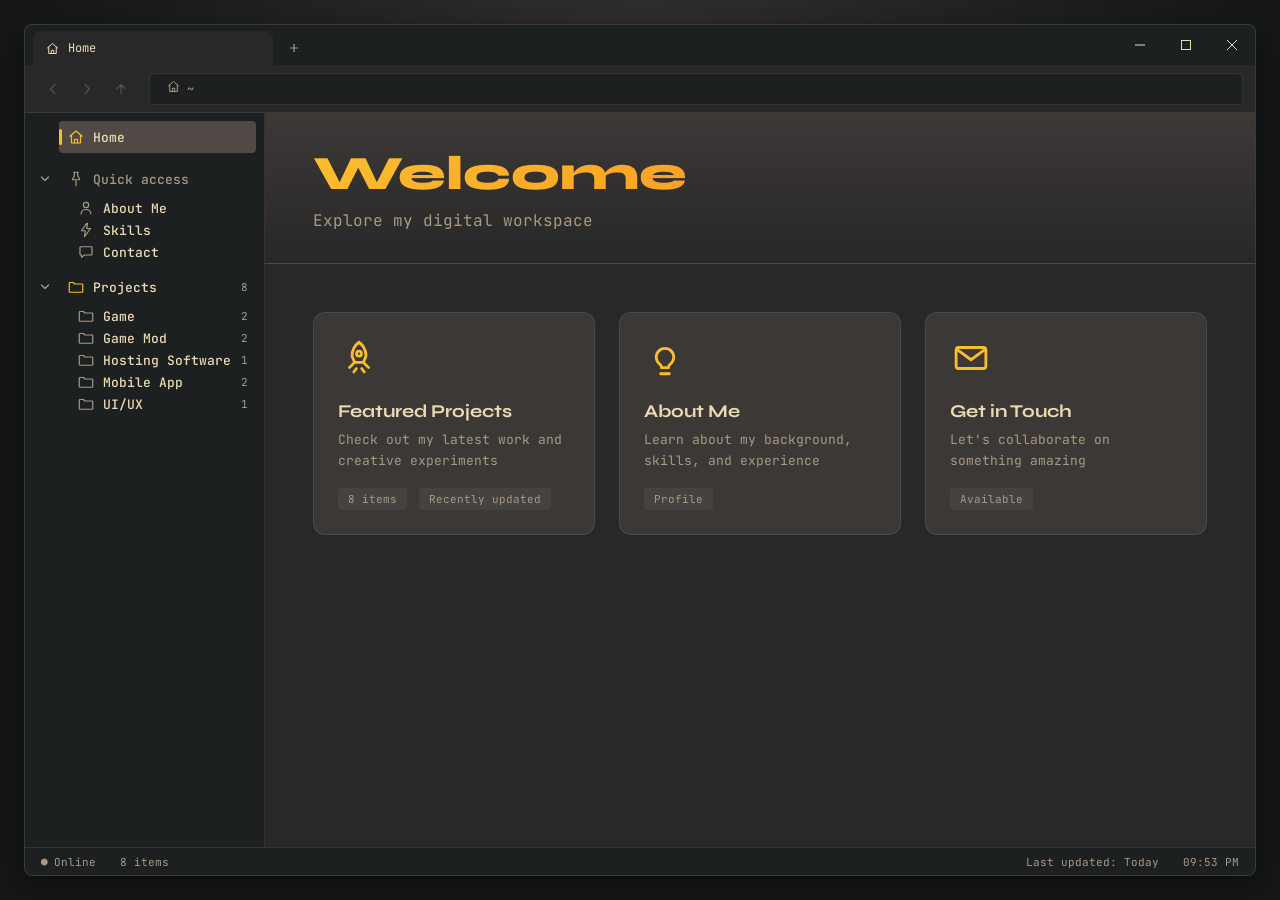
<file: index.html>
<!DOCTYPE html>
<html lang="en">
<head>
    <meta charset="UTF-8">
    <meta name="viewport" content="width=device-width, initial-scale=1.0">
    <title>Portfolio - File System</title>
    <link href="https://fonts.googleapis.com/css2?family=JetBrains+Mono:wght@400;500;700&family=Syne:wght@400;600;700;800&display=swap" rel="stylesheet">
    <link rel="stylesheet" href="css/styles.css">
</head>
<body>
  <div class="window-frame">
    <!-- Title Bar: tabs + window controls -->
    <div class="window-chrome">
        <div class="tab-strip" id="tab-strip">
            <!-- Tabs and the new-tab button are rendered from js/main.js -->
        </div>
        <div class="window-controls">
            <button class="window-button minimize" title="Minimize">
                <svg viewBox="0 0 10 1" fill="currentColor">
                    <rect width="10" height="1"/>
                </svg>
            </button>
            <button class="window-button maximize" title="Maximize">
                <svg viewBox="0 0 10 10" fill="none" stroke="currentColor" stroke-width="1">
                    <rect x="0.5" y="0.5" width="9" height="9"/>
                </svg>
            </button>
            <button class="window-button close" title="Close">
                <svg viewBox="0 0 10 10" fill="none" stroke="currentColor" stroke-width="1">
                    <line x1="0" y1="0" x2="10" y2="10"/>
                    <line x1="10" y1="0" x2="0" y2="10"/>
                </svg>
            </button>
        </div>
    </div>

    <!-- Address Bar -->
    <div class="address-bar">
        <div class="address-nav">
            <button class="address-btn" id="nav-back" title="Back" aria-label="Back">
                <svg viewBox="0 0 16 16" fill="none" stroke="currentColor" stroke-width="1.3" stroke-linecap="round" stroke-linejoin="round">
                    <path d="M10 3.5 5.5 8l4.5 4.5"/>
                </svg>
            </button>
            <button class="address-btn" id="nav-forward" title="Forward" aria-label="Forward">
                <svg viewBox="0 0 16 16" fill="none" stroke="currentColor" stroke-width="1.3" stroke-linecap="round" stroke-linejoin="round">
                    <path d="M6 3.5 10.5 8 6 12.5"/>
                </svg>
            </button>
            <button class="address-btn" id="nav-up" title="Up to Home" aria-label="Up to Home">
                <svg viewBox="0 0 16 16" fill="none" stroke="currentColor" stroke-width="1.3" stroke-linecap="round" stroke-linejoin="round">
                    <path d="M8 12.5v-9M4 7.5 8 3.5l4 4"/>
                </svg>
            </button>
        </div>
        <div class="address-path" id="address-path">
            <!-- Rendered from js/main.js -->
        </div>
    </div>

    <div class="container">
        <!-- Navigation Pane -->
        <aside class="sidebar">
            <nav class="nav-pane" id="nav-pane">
                <div class="nav-row">
                    <span class="nav-chevron-spacer"></span>
                    <div class="nav-item" data-section="home">
                        <span class="nav-icon" data-icon="home"></span>
                        <span class="nav-label">Home</span>
                    </div>
                </div>

                <!-- Quick access: a group header, not a destination -->
                <div class="nav-group" data-group="quick">
                    <div class="nav-row">
                        <button class="nav-chevron" aria-expanded="true" aria-label="Collapse Quick access">
                            <svg viewBox="0 0 12 12" fill="none" stroke="currentColor" stroke-width="1.3" stroke-linecap="round" stroke-linejoin="round">
                                <path d="M4 2.5 7.5 6 4 9.5"/>
                            </svg>
                        </button>
                        <div class="nav-item nav-item-header">
                            <span class="nav-icon" data-icon="pin"></span>
                            <span class="nav-label">Quick access</span>
                        </div>
                    </div>
                    <div class="nav-children">
                        <div class="nav-item" data-section="about">
                            <span class="nav-icon" data-icon="person"></span>
                            <span class="nav-label">About Me</span>
                        </div>
                        <div class="nav-item" data-section="skills">
                            <span class="nav-icon" data-icon="bolt"></span>
                            <span class="nav-label">Skills</span>
                        </div>
                        <div class="nav-item" data-section="contact">
                            <span class="nav-icon" data-icon="chat"></span>
                            <span class="nav-label">Contact</span>
                        </div>
                    </div>
                </div>

                <!-- Projects: clickable folder, and expandable into its types -->
                <div class="nav-group" data-group="projects">
                    <div class="nav-row">
                        <button class="nav-chevron" aria-expanded="true" aria-label="Collapse Projects">
                            <svg viewBox="0 0 12 12" fill="none" stroke="currentColor" stroke-width="1.3" stroke-linecap="round" stroke-linejoin="round">
                                <path d="M4 2.5 7.5 6 4 9.5"/>
                            </svg>
                        </button>
                        <div class="nav-item" data-section="projects">
                            <span class="nav-icon" data-icon="folder"></span>
                            <span class="nav-label">Projects</span>
                            <span class="nav-count" data-project-count></span>
                        </div>
                    </div>
                    <div class="nav-children" id="project-filters">
                        <!-- Type filters are rendered from js/main.js -->
                    </div>
                </div>
            </nav>
        </aside>

        <!-- Main Content -->
        <main class="main-content">
            <!-- Home Section -->
            <div class="content-section active" id="home">
                <div class="content-header">
                    <h1 class="content-title">Welcome</h1>
                    <p class="content-subtitle">Explore my digital workspace</p>
                </div>
                <div class="content-body">
                    <div class="file-grid">
                        <div class="file-card">
                            <div class="file-card-content">
                                <span class="file-icon" data-icon="rocket"></span>
                                <h3 class="file-title">Featured Projects</h3>
                                <p class="file-description">Check out my latest work and creative experiments</p>
                                <div class="file-meta">
                                    <span class="file-tag" data-project-count="items"></span>
                                    <span class="file-tag">Recently updated</span>
                                </div>
                            </div>
                        </div>
                        <div class="file-card">
                            <div class="file-card-content">
                                <span class="file-icon" data-icon="bulb"></span>
                                <h3 class="file-title">About Me</h3>
                                <p class="file-description">Learn about my background, skills, and experience</p>
                                <div class="file-meta">
                                    <span class="file-tag">Profile</span>
                                </div>
                            </div>
                        </div>
                        <div class="file-card">
                            <div class="file-card-content">
                                <span class="file-icon" data-icon="mail"></span>
                                <h3 class="file-title">Get in Touch</h3>
                                <p class="file-description">Let's collaborate on something amazing</p>
                                <div class="file-meta">
                                    <span class="file-tag">Available</span>
                                </div>
                            </div>
                        </div>
                    </div>
                </div>
            </div>

            <!-- Projects Section -->
            <div class="content-section" id="projects">
                <div class="content-header">
                    <h1 class="content-title" id="projects-title">Projects</h1>
                    <p class="content-subtitle" id="projects-subtitle">A collection of my work</p>
                </div>
                <div class="content-body content-body-with-preview">
                    <div class="projects-list">
                        <table class="projects-table">
                            <thead>
                                <tr>
                                    <th data-sort-key="name" aria-sort="none" style="width: 40%;"><span class="th-label">Name</span><span class="sort-caret"></span></th>
                                    <th data-sort-key="type" aria-sort="none" style="width: 20%;"><span class="th-label">Type</span><span class="sort-caret"></span></th>
                                    <th data-sort-key="date" aria-sort="none" style="width: 20%;"><span class="th-label">Date</span><span class="sort-caret"></span></th>
                                    <th data-sort-key="status" aria-sort="none" style="width: 20%;"><span class="th-label">Status</span><span class="sort-caret"></span></th>
                                </tr>
                            </thead>
                            <!-- Rows are rendered from js/projects.js -->
                            <tbody></tbody>
                        </table>
                    </div>

                    <!-- Project Preview Panel -->
                    <aside class="project-preview-panel" id="project-preview">
                        <div class="project-preview-content">
                            <!-- Content will be dynamically updated via JavaScript -->
                        </div>
                    </aside>
                </div>
            </div>

            <!-- About Section -->
            <div class="content-section" id="about">
                <div class="content-header">
                    <h1 class="content-title">About Me</h1>
                    <p class="content-subtitle">Developer, Designer, Creator</p>
                </div>
                <div class="content-body content-body-with-preview">
                    <div class="about-content">
                        <div class="about-card">
                            <h3>Introduction</h3>
                            <p>Hello! I'm an improving student developer and designer with a love for creating beautiful and functional digital software. I am more focused in software development, with creative frontend frameworks, backend systems, and everything in between.</p>
                            <p>I do some side quests when not coding, specially playing games, studying different kind of things that excites me, experimenting with creative side projects and exploring new technologies in my free times.</p>
                        </div>
                        <div class="about-card">
                            <h3>What I Do</h3>
                            <p>I build modern web applications with a focus on user experience, performance, and clean code. My approach includes deep understanding and implementation of various frameworks that suits best on what the project needs. I am a very flexible guy, I am open for suggestions, something new, and always open to learn new things from anyone. </p>
                            <p>I also enjoy creating games from my own personal thoughts and ideas as its concept.</p>
                        </div>
                        <div class="about-card">
                            <h3>Experience</h3>
                            <p>Made couple of functional projects, either school or personal projects.</p>
                            <p>Worked with people, start-ups, and company clients</p>
                            <p>Led development teams and shared my knowledge with beginner developers</p>
                        </div>
                    </div>

                    <!-- Preview Panel for About Section -->
                    <aside class="preview-panel active" id="about-preview">
                        <div class="preview-header">
                            <div class="preview-image">
                                <img src="assets/images/BurntPutito.png" alt="Mark Jaspher P. Caitan">
                            </div>
                            <div class="preview-name">Mark Jaspher P. Caitan</div>
                            <div class="preview-title">Developer</div>
                        </div>

                        <div class="preview-divider"></div>

                        <div class="preview-section">
                            <div class="preview-section-title">Personal Info</div>
                            <div class="preview-info-item">
                                <span class="preview-info-label">Age</span>
                                <span class="preview-info-value">21</span>
                            </div>
                            <div class="preview-info-item">
                                <span class="preview-info-label">Birthday</span>
                                <span class="preview-info-value">October 9, 2004</span>
                            </div>
                            <div class="preview-info-item">
                                <span class="preview-info-label">Country</span>
                                <span class="preview-info-value">Philippines</span>
                            </div>
                            <div class="preview-info-item">
                                <span class="preview-info-label">Languages</span>
                                <span class="preview-info-value">English, Filipino</span>
                            </div>
                        </div>

                        <div class="preview-divider"></div>

                        <div class="preview-section">
                            <div class="preview-section-title">Statistics</div>
                            <div class="preview-stats">
                                <div class="preview-stat">
                                    <span class="preview-stat-value" data-project-count></span>
                                    <span class="preview-stat-label">Projects</span>
                                </div>
                                <div class="preview-stat">
                                    <span class="preview-stat-value">5+</span>
                                    <span class="preview-stat-label">Years</span>
                                </div>
                            </div>
                        </div>

                        <div class="preview-divider"></div>

                        <div class="preview-section">
                            <div class="preview-section-title">Connect</div>
                            <div class="preview-social">
                                <a href="https://github.com/BurntPutito" class="preview-social-btn" title="GitHub" target="_blank" rel="noopener" data-icon="github"></a>
                                <a href="#" class="preview-social-btn" title="LinkedIn" data-icon="linkedin"></a>
                                <a href="#" class="preview-social-btn" title="X" data-icon="x"></a>
                                <a href="#" class="preview-social-btn" title="Email" data-icon="mail"></a>
                            </div>
                        </div>
                    </aside>
                </div>
            </div>

            <!-- Skills Section -->
            <div class="content-section" id="skills">
                <div class="content-header">
                    <h1 class="content-title">Skills</h1>
                    <p class="content-subtitle">Tech Stack & Tools</p>
                </div>
                <div class="content-body">
                    <div class="about-content">
                        <div class="about-card">
                            <h3>Programming Languages</h3>
                            <div class="skill-list">
                                <span class="skill-tag">Java</span>
                                <span class="skill-tag">Python</span>
                                <span class="skill-tag">C#</span>
                                <span class="skill-tag">Kotlin</span>
                                <span class="skill-tag">JavaScript</span>
                                <span class="skill-tag">HTML5</span>
                                <span class="skill-tag">CSS3</span>
                                <span class="skill-tag">Lua</span>
                                <span class="skill-tag">Rescript</span>
                            </div>
                        </div>
                        <div class="about-card">
                            <h3>Frameworks and Libraries</h3>
                            <div class="skill-list">
                                <span class="skill-tag">.NET</span>
                                <span class="skill-tag">Apache Maven</span>
                                <span class="skill-tag">Docker</span>
                                <span class="skill-tag">Oracle</span>
                                <span class="skill-tag">React</span>
                                <span class="skill-tag">Tailwind CSS</span>
                                <span class="skill-tag">Next</span>
                            </div>
                        </div>
                        <div class="about-card">
                            <h3>Databases</h3>
                            <div class="skill-list">
                                <span class="skill-tag">Supabase</span>
                                <span class="skill-tag">Firebase</span>
                                <span class="skill-tag">MongoDB</span>
                                <span class="skill-tag">MySQL</span>
                                <span class="skill-tag">SQLite</span>
                            </div>
                        </div>
                        <div class="about-card">
                            <h3>Development Tools and Others</h3>
                            <div class="skill-list">
                                <span class="skill-tag">VS Code</span>
                                <span class="skill-tag">Visual Studio</span>
                                <span class="skill-tag">Flutter</span>
                                <span class="skill-tag">Android Studio</span>
                                <span class="skill-tag">IntelliJ IDEA</span>
                                <span class="skill-tag">Git</span>
                                <span class="skill-tag">Github</span>
                                <span class="skill-tag">Rider</span>
                                <span class="skill-tag">Eclipse</span>
                                <span class="skill-tag">Netbeans</span>
                                <span class="skill-tag">Arduino</span>
                                <span class="skill-tag">Bash Scripting</span>
                                <span class="skill-tag">Windows Terminal</span>
                            </div>
                        </div>
                        <div class="about-card">
                            <h3>Design and Graphics</h3>
                            <div class="skill-list">
                                <span class="skill-tag">Canva</span>
                                <span class="skill-tag">Figma</span>
                                <span class="skill-tag">Blender</span>
                                <span class="skill-tag">Gimp</span>
                            </div>
                        </div>
                        <div class="about-card">
                            <h3>Hardware and Platforms</h3>
                            <div class="skill-list">
                                <span class="skill-tag">Windows</span>
                                <span class="skill-tag">Linux</span>
                                <span class="skill-tag">Ubuntu</span>
                                <span class="skill-tag">Fedora</span>
                                <span class="skill-tag">Raspberry Pi</span>
                            </div>
                        </div>
                    </div>
                </div>
            </div>

            <!-- Contact Section -->
            <div class="content-section" id="contact">
                <div class="content-header">
                    <h1 class="content-title">Contact</h1>
                    <p class="content-subtitle">Let's work together</p>
                </div>
                <div class="content-body">
                    <form class="contact-form">
                        <div class="form-group">
                            <label class="form-label">Name</label>
                            <input type="text" class="form-input" placeholder="Your name" required>
                        </div>
                        <div class="form-group">
                            <label class="form-label">Email</label>
                            <input type="email" class="form-input" placeholder="your.email@example.com" required>
                        </div>
                        <div class="form-group">
                            <label class="form-label">Subject</label>
                            <input type="text" class="form-input" placeholder="What's this about?">
                        </div>
                        <div class="form-group">
                            <label class="form-label">Message</label>
                            <textarea class="form-textarea" placeholder="Tell me more..." required></textarea>
                        </div>
                        <button type="submit" class="form-button">Send Message</button>
                    </form>
                </div>
            </div>
        </main>
    </div>

    <!-- Status Bar -->
    <div class="status-bar">
        <div class="status-left">
            <div class="status-item">
                <span>●</span>
                <span>Online</span>
            </div>
            <div class="status-item">
                <span data-view-count></span>
            </div>
        </div>
        <div class="status-right">
            <div class="status-item">
                <span>Last updated: Today</span>
            </div>
            <div class="status-item">
                <span id="current-time"></span>
            </div>
        </div>
    </div>
  </div>

    <script type="module" src="js/main.js"></script>
</body>
</html>
</file>
<file: css/styles.css>
* {
    margin: 0;
    padding: 0;
    box-sizing: border-box;
}

:root {
    /* Gruvbox ramp, mapped to Windows 11 surface roles.
       bg0_h -> titlebar & nav pane, bg0 -> content, bg1 -> hover, bg2 -> selection. */
    --bg-primary: #282828;
    --bg-secondary: #3c3836;
    --bg-sidebar: #1d2021;
    --bg-hover: #3c3836;
    --bg-selected: #504945;
    --backdrop: #141617;
    --accent-primary: #fabd2f;
    --accent-secondary: #fe8019;
    --text-primary: #ebdbb2;
    --text-secondary: #a89984;
    --border: rgba(235, 219, 178, 0.1);
    --shadow: 0 8px 32px rgba(0, 0, 0, 0.4);

    /* Win11 radii */
    --radius-window: 8px;
    --radius-control: 4px;
}

body {
    font-family: 'JetBrains Mono', monospace;
    color: var(--text-primary);
    overflow: hidden;
    height: 100vh;
    padding: 24px;
    /* Desktop backdrop, so the window's rounded corners and shadow have
       something to sit against. */
    background: radial-gradient(ellipse at 50% -10%, #32302f 0%, var(--backdrop) 70%);
}

/* The floating window */
.window-frame {
    height: 100%;
    display: flex;
    flex-direction: column;
    border: 1px solid var(--border);
    border-radius: var(--radius-window);
    box-shadow: var(--shadow);
    overflow: hidden;
    background: var(--bg-primary);
}

/* On small screens the window goes fullscreen — a maximised Win11 window has
   square corners too, so this stays faithful and stops wasting width. */
@media (max-width: 768px) {
    body {
        padding: 0;
    }

    .window-frame {
        border: none;
        border-radius: 0;
        box-shadow: none;
    }
}

/* Title Bar */
.window-chrome {
    height: 40px;
    flex-shrink: 0;
    background: var(--bg-sidebar);
    display: flex;
    align-items: flex-end;
    padding: 0 0 0 8px;
    position: relative;
    z-index: 100;
}

.window-controls {
    display: flex;
    gap: 0;
    margin-left: auto;
    align-self: stretch;
}

/* Tabs */
/* The strip claims the free space so tabs can take their full width; without
   this it shrink-wraps its content and every tab collapses to min-width. */
.tab-strip {
    display: flex;
    align-items: flex-end;
    gap: 2px;
    flex: 1;
    min-width: 0;
    overflow: hidden;
}

.tab {
    display: flex;
    align-items: center;
    gap: 8px;
    height: 34px;
    /* Win11 tabs hold a steady width rather than hugging the label, and only
       shrink once the strip runs out of room. */
    flex: 0 1 240px;
    min-width: 110px;
    padding: 0 8px 0 12px;
    border: none;
    border-radius: var(--radius-window) var(--radius-window) 0 0;
    background: transparent;
    color: var(--text-secondary);
    font-family: inherit;
    font-size: 12px;
    cursor: pointer;
    transition: background 0.15s, color 0.15s;
}

.tab:hover {
    background: rgba(235, 219, 178, 0.06);
    color: var(--text-primary);
}

/* The active tab is the same colour as the address bar below it, so the two
   read as one surface — this is what makes it look like a real tab. */
.tab.active {
    background: var(--bg-primary);
    color: var(--text-primary);
}

.tab-icon {
    display: flex;
    flex-shrink: 0;
}

.tab-icon svg {
    width: 15px;
    height: 15px;
}

.tab-label {
    flex: 1;
    min-width: 0;
    overflow: hidden;
    text-overflow: ellipsis;
    white-space: nowrap;
    text-align: left;
}

.tab-close {
    display: flex;
    align-items: center;
    justify-content: center;
    width: 20px;
    height: 20px;
    flex-shrink: 0;
    border: none;
    border-radius: var(--radius-control);
    background: transparent;
    color: inherit;
    cursor: pointer;
    opacity: 0;
    transition: opacity 0.15s, background 0.15s;
}

.tab:hover .tab-close,
.tab.active .tab-close {
    opacity: 1;
}

.tab-close:hover {
    background: rgba(235, 219, 178, 0.15);
}

.tab-close svg {
    width: 8px;
    height: 8px;
}

.tab-new {
    display: flex;
    align-items: center;
    justify-content: center;
    width: 30px;
    height: 30px;
    flex: 0 0 30px;
    margin: 0 0 2px 4px;
    border: none;
    border-radius: var(--radius-control);
    background: transparent;
    color: var(--text-secondary);
    cursor: pointer;
    transition: background 0.15s, color 0.15s;
}

.tab-new:hover {
    background: rgba(235, 219, 178, 0.1);
    color: var(--text-primary);
}

.tab-new svg {
    width: 12px;
    height: 12px;
}

/* Address Bar */
.address-bar {
    height: 48px;
    flex-shrink: 0;
    display: flex;
    align-items: center;
    gap: 4px;
    padding: 0 12px;
    background: var(--bg-primary);
    border-bottom: 1px solid var(--border);
}

.address-nav {
    display: flex;
    gap: 2px;
}

.address-btn {
    display: flex;
    align-items: center;
    justify-content: center;
    width: 32px;
    height: 32px;
    border: none;
    border-radius: var(--radius-control);
    background: transparent;
    color: var(--text-primary);
    cursor: pointer;
    transition: background 0.15s;
}

.address-btn svg {
    width: 16px;
    height: 16px;
}

.address-btn:hover:not(:disabled) {
    background: var(--bg-hover);
}

.address-btn:disabled {
    color: var(--text-secondary);
    opacity: 0.35;
    cursor: default;
}

.address-path {
    flex: 1;
    min-width: 0;
    display: flex;
    align-items: center;
    gap: 2px;
    height: 32px;
    margin-left: 8px;
    padding: 0 10px;
    border: 1px solid var(--border);
    border-radius: var(--radius-control);
    background: var(--bg-sidebar);
    font-size: 12px;
    overflow: hidden;
}

.address-crumb {
    display: flex;
    align-items: center;
    gap: 6px;
    padding: 3px 6px;
    border: none;
    border-radius: 3px;
    background: transparent;
    color: var(--text-primary);
    font-family: inherit;
    font-size: 12px;
    white-space: nowrap;
    cursor: pointer;
    transition: background 0.15s;
}

.address-crumb svg {
    width: 15px;
    height: 15px;
}

.address-crumb:hover {
    background: var(--bg-hover);
}

.address-crumb.is-current {
    color: var(--text-secondary);
    cursor: default;
}

.address-crumb.is-current:hover {
    background: transparent;
}

.address-separator {
    flex-shrink: 0;
    color: var(--text-secondary);
    opacity: 0.6;
    font-size: 11px;
}

.window-button {
    width: 46px;
    height: 40px;
    display: flex;
    align-items: center;
    justify-content: center;
    cursor: pointer;
    transition: all 0.2s;
    font-size: 10px;
    color: var(--text-primary);
    background: transparent;
    border: none;
}

.window-button:hover {
    background: rgba(255, 255, 255, 0.1);
}

.window-button.close:hover {
    background: #e81123;
    color: white;
}

.window-button svg {
    width: 10px;
    height: 10px;
}

.window-title {
    font-family: 'Syne', sans-serif;
    font-weight: 600;
    font-size: 13px;
    color: var(--text-secondary);
}

/* Main Layout */
.container {
    display: flex;
    flex: 1;
    min-height: 0;
    position: relative;
}

/* Sidebar */
.sidebar {
    width: 240px;
    flex-shrink: 0;
    background: var(--bg-sidebar);
    border-right: 1px solid var(--border);
    padding: 8px;
    overflow-y: auto;
    position: relative;
}

.nav-pane {
    display: flex;
    flex-direction: column;
    gap: 4px;
}

/* Breathing room between top-level groups. */
.nav-group {
    margin-top: 6px;
}

/* A row is [chevron][item]. Items without a chevron get a spacer so every
   label lines up on the same vertical. */
.nav-row {
    display: flex;
    align-items: center;
    gap: 2px;
}

.nav-chevron,
.nav-chevron-spacer {
    width: 24px;
    height: 24px;
    flex-shrink: 0;
}

.nav-chevron {
    display: flex;
    align-items: center;
    justify-content: center;
    border: none;
    border-radius: var(--radius-control);
    background: transparent;
    color: var(--text-secondary);
    cursor: pointer;
    transition: background 0.15s;
}

.nav-chevron svg {
    width: 12px;
    height: 12px;
    transition: transform 0.15s ease;
}

.nav-chevron:hover {
    background: var(--bg-hover);
    color: var(--text-primary);
}

.nav-chevron[aria-expanded="true"] svg {
    transform: rotate(90deg);
}

.nav-children {
    display: flex;
    flex-direction: column;
    gap: 4px;
    margin-top: 4px;
    /* Chevron (24) + gap (2) only draws children level with the parent's icon,
       which reads as a flat list. The extra steps them in so the nesting is
       visible, while leaving room for the longest label ("Hosting Software"). */
    padding-left: 36px;
}

.nav-group[data-collapsed] .nav-children {
    display: none;
}

.nav-item {
    display: flex;
    align-items: center;
    flex: 1;
    min-width: 0;
    height: 32px;
    padding: 0 8px;
    border-radius: var(--radius-control);
    cursor: pointer;
    transition: background 0.15s;
    position: relative;
    /* Clicking a nav row should act on it, not select its text. */
    user-select: none;
}

.nav-item::before {
    content: '';
    position: absolute;
    left: 0;
    top: 50%;
    width: 3px;
    height: 16px;
    border-radius: 2px;
    background: var(--accent-primary);
    transform: translateY(-50%) scaleY(0);
    transition: transform 0.15s;
}

.nav-item:hover {
    background: var(--bg-hover);
}

.nav-item.active {
    background: var(--bg-selected);
}

.nav-item.active::before {
    transform: translateY(-50%) scaleY(1);
}

/* Quick access is a group toggle, not a destination — muted, but it still
   responds to hover and clicking it folds the group. */
.nav-item-header {
    color: var(--text-secondary);
}

.nav-icon {
    width: 18px;
    margin-right: 8px;
    display: flex;
    align-items: center;
    justify-content: center;
    flex-shrink: 0;
    color: var(--text-secondary);
}

.nav-icon svg {
    width: 18px;
    height: 18px;
}

/* The selected row and Projects folder pull their icon up to full contrast. */
.nav-item.active .nav-icon,
.nav-item[data-section="projects"] .nav-icon {
    color: var(--accent-primary);
}

.nav-label {
    font-size: 13px;
    font-weight: 500;
    overflow: hidden;
    text-overflow: ellipsis;
    white-space: nowrap;
}

.nav-count {
    margin-left: auto;
    padding-left: 8px;
    font-size: 11px;
    color: var(--text-secondary);
}

/* Main Content */
.main-content {
    flex: 1;
    background: var(--bg-primary);
    overflow-y: auto;
    position: relative;
}

.content-header {
    padding: 32px 48px;
    border-bottom: 1px solid var(--border);
    background: linear-gradient(180deg, var(--bg-secondary) 0%, var(--bg-primary) 100%);
}

.content-title {
    font-family: 'Syne', sans-serif;
    font-size: 48px;
    font-weight: 800;
    background: linear-gradient(135deg, var(--accent-primary) 0%, var(--accent-secondary) 100%);
    -webkit-background-clip: text;
    -webkit-text-fill-color: transparent;
    background-clip: text;
    margin-bottom: 8px;
    animation: fadeInUp 0.6s ease-out;
}

.content-subtitle {
    font-size: 16px;
    color: var(--text-secondary);
    animation: fadeInUp 0.6s ease-out 0.1s both;
}

.content-body {
    padding: 48px;
}

.content-body-with-preview {
    padding: 48px;
    display: flex;
    gap: 32px;
    align-items: flex-start;
    justify-content: space-between;
}

/* File Grid */
.file-grid {
    display: grid;
    grid-template-columns: repeat(auto-fill, minmax(280px, 1fr));
    gap: 24px;
    animation: fadeIn 0.8s ease-out 0.2s both;
}

.file-card {
    background: var(--bg-secondary);
    border: 1px solid var(--border);
    border-radius: 12px;
    padding: 24px;
    cursor: pointer;
    transition: all 0.3s cubic-bezier(0.4, 0, 0.2, 1);
    position: relative;
    overflow: hidden;
}

.file-card::before {
    content: '';
    position: absolute;
    top: 0;
    left: 0;
    width: 100%;
    height: 100%;
    background: linear-gradient(135deg, var(--accent-primary) 0%, var(--accent-secondary) 100%);
    opacity: 0;
    transition: opacity 0.3s;
}

.file-card:hover {
    transform: translateY(-4px);
    border-color: var(--accent-primary);
    box-shadow: var(--shadow);
}

.file-card:hover::before {
    opacity: 0.05;
}

.file-card-content {
    position: relative;
    z-index: 1;
}

.file-icon {
    display: block;
    margin-bottom: 16px;
    color: var(--accent-primary);
}

.file-icon svg {
    width: 42px;
    height: 42px;
}

.file-title {
    font-family: 'Syne', sans-serif;
    font-size: 18px;
    font-weight: 700;
    margin-bottom: 8px;
    color: var(--text-primary);
}

.file-description {
    font-size: 13px;
    color: var(--text-secondary);
    line-height: 1.6;
    margin-bottom: 16px;
}

.file-meta {
    display: flex;
    gap: 12px;
    font-size: 11px;
    color: var(--text-secondary);
}

.file-tag {
    background: rgba(255, 255, 255, 0.05);
    padding: 4px 10px;
    border-radius: 4px;
}

/* Status Bar */
.status-bar {
    height: 28px;
    flex-shrink: 0;
    background: var(--bg-sidebar);
    border-top: 1px solid var(--border);
    display: flex;
    align-items: center;
    justify-content: space-between;
    padding: 0 16px;
    font-size: 11px;
    color: var(--text-secondary);
}

.status-left, .status-right {
    display: flex;
    gap: 24px;
}

.status-item {
    display: flex;
    align-items: center;
    gap: 6px;
}

/* Animations */
@keyframes fadeIn {
    from {
        opacity: 0;
    }
    to {
        opacity: 1;
    }
}

@keyframes fadeInUp {
    from {
        opacity: 0;
        transform: translateY(20px);
    }
    to {
        opacity: 1;
        transform: translateY(0);
    }
}

/* Content sections - hidden by default */
.content-section {
    display: none;
    animation: fadeInUp 0.4s ease-out;
}

.content-section.active {
    display: block;
}

.about-content {
    flex: 1;
    min-width: 0;
}

.about-card {
    background: var(--bg-secondary);
    border: 1px solid var(--border);
    border-radius: 12px;
    padding: 32px;
    margin-bottom: 24px;
}

.about-card h3 {
    font-family: 'Syne', sans-serif;
    font-size: 24px;
    margin-bottom: 16px;
    color: var(--accent-primary);
}

.about-card p {
    line-height: 1.8;
    color: var(--text-secondary);
    margin-bottom: 12px;
}

.skill-list {
    display: flex;
    flex-wrap: wrap;
    gap: 8px;
    margin-top: 16px;
}

.skill-tag {
    background: rgba(250, 189, 47, 0.1);
    color: var(--accent-primary);
    padding: 8px 16px;
    border-radius: 6px;
    font-size: 13px;
    border: 1px solid rgba(250, 189, 47, 0.2);
}

/* Contact form */
.contact-form {
    max-width: 600px;
}

.form-group {
    margin-bottom: 24px;
}

.form-label {
    display: block;
    margin-bottom: 8px;
    font-size: 13px;
    color: var(--text-secondary);
}

.form-input, .form-textarea {
    width: 100%;
    background: var(--bg-secondary);
    border: 1px solid var(--border);
    border-radius: 8px;
    padding: 12px 16px;
    color: var(--text-primary);
    font-family: 'JetBrains Mono', monospace;
    font-size: 14px;
    transition: all 0.2s;
}

.form-input:focus, .form-textarea:focus {
    outline: none;
    border-color: var(--accent-primary);
    background: var(--bg-primary);
}

.form-textarea {
    resize: vertical;
    min-height: 120px;
}

.form-button {
    background: linear-gradient(135deg, var(--accent-primary) 0%, var(--accent-secondary) 100%);
    color: var(--bg-primary);
    border: none;
    padding: 14px 32px;
    border-radius: 8px;
    font-family: 'Syne', sans-serif;
    font-size: 15px;
    font-weight: 700;
    cursor: pointer;
    transition: all 0.2s;
}

.form-button:hover {
    transform: translateY(-2px);
    box-shadow: 0 8px 24px rgba(250, 189, 47, 0.3);
}

/* Scrollbar */
::-webkit-scrollbar {
    width: 8px;
    height: 8px;
}

::-webkit-scrollbar-track {
    background: var(--bg-primary);
}

::-webkit-scrollbar-thumb {
    background: rgba(255, 255, 255, 0.1);
    border-radius: 4px;
}

::-webkit-scrollbar-thumb:hover {
    background: rgba(255, 255, 255, 0.2);
}

/* Responsive */
@media (max-width: 768px) {
    .sidebar {
        width: 200px;
    }

    .content-header {
        padding: 24px;
    }

    .content-body {
        padding: 24px;
    }

    .content-title {
        font-size: 36px;
    }

    .file-grid {
        grid-template-columns: 1fr;
    }

    .preview-panel {
        display: none;
    }
}

/* Preview Panel */
.preview-panel {
    width: 380px;
    min-width: 380px;
    background: var(--bg-sidebar);
    border: 1px solid var(--border);
    border-radius: 12px;
    padding: 24px;
    overflow-y: auto;
    display: none;
}

.preview-panel.active {
    display: block;
    animation: slideInRight 0.3s ease-out;
}

@keyframes slideInRight {
    from {
        opacity: 0;
        transform: translateX(20px);
    }
    to {
        opacity: 1;
        transform: translateX(0);
    }
}

.preview-header {
    text-align: center;
    margin-bottom: 24px;
}

.preview-image {
    width: 160px;
    height: 160px;
    border-radius: 12px;
    margin: 0 auto 16px;
    background: linear-gradient(135deg, var(--accent-primary) 0%, var(--accent-secondary) 100%);
    display: flex;
    align-items: center;
    justify-content: center;
    font-size: 64px;
    border: 3px solid var(--border);
    overflow: hidden;
}

.preview-image img {
    width: 100%;
    height: 100%;
    object-fit: cover;
}

.preview-name {
    font-family: 'Syne', sans-serif;
    font-size: 24px;
    font-weight: 700;
    color: var(--text-primary);
    margin-bottom: 4px;
}

.preview-title {
    font-size: 13px;
    color: var(--text-secondary);
    margin-bottom: 16px;
}

.preview-divider {
    height: 1px;
    background: var(--border);
    margin: 20px 0;
}

.preview-section {
    margin-bottom: 20px;
}

.preview-section-title {
    font-size: 11px;
    text-transform: uppercase;
    letter-spacing: 1px;
    color: var(--text-secondary);
    margin-bottom: 12px;
    font-weight: 500;
}

.preview-info-item {
    display: flex;
    justify-content: space-between;
    padding: 10px 12px;
    background: rgba(255, 255, 255, 0.03);
    border-radius: 6px;
    margin-bottom: 8px;
    font-size: 13px;
}

.preview-info-label {
    color: var(--text-secondary);
}

.preview-info-value {
    color: var(--text-primary);
    font-weight: 500;
}

.preview-stats {
    display: grid;
    grid-template-columns: 1fr 1fr;
    gap: 12px;
    margin-top: 16px;
}

.preview-stat {
    background: rgba(255, 255, 255, 0.03);
    padding: 16px;
    border-radius: 8px;
    text-align: center;
}

.preview-stat-value {
    font-family: 'Syne', sans-serif;
    font-size: 24px;
    font-weight: 700;
    color: var(--accent-primary);
    display: block;
    margin-bottom: 4px;
}

.preview-stat-label {
    font-size: 11px;
    color: var(--text-secondary);
    text-transform: uppercase;
    letter-spacing: 0.5px;
}

.preview-social {
    display: flex;
    gap: 8px;
    margin-top: 16px;
}

.preview-social-btn {
    flex: 1;
    padding: 10px;
    background: rgba(255, 255, 255, 0.05);
    border: 1px solid var(--border);
    border-radius: 6px;
    color: var(--text-primary);
    cursor: pointer;
    transition: all 0.2s;
    text-decoration: none;
    display: flex;
    align-items: center;
    justify-content: center;
}

.preview-social-btn svg {
    width: 20px;
    height: 20px;
}

.preview-social-btn:hover {
    background: rgba(250, 189, 47, 0.1);
    border-color: var(--accent-primary);
    transform: translateY(-2px);
}

/* Projects Details View */
.projects-container {
    display: flex;
    gap: 32px;
    align-items: flex-start;
}

.projects-list {
    flex: 1;
    min-width: 0;
}

.projects-table {
    width: 100%;
    border-collapse: collapse;
    background: var(--bg-secondary);
    border: 1px solid var(--border);
    border-radius: 12px;
    overflow: hidden;
}

.projects-table thead {
    background: var(--bg-sidebar);
    border-bottom: 1px solid var(--border);
}

.projects-table th {
    padding: 12px 20px;
    text-align: left;
    font-size: 11px;
    text-transform: uppercase;
    letter-spacing: 1px;
    color: var(--text-secondary);
    font-weight: 600;
}

/* Sortable headers */
.projects-table th[data-sort-key] {
    cursor: pointer;
    user-select: none;
    transition: color 0.15s, background 0.15s;
}

.projects-table th[data-sort-key]:hover {
    color: var(--text-primary);
    background: var(--bg-hover);
}

.projects-table th[aria-sort="ascending"],
.projects-table th[aria-sort="descending"] {
    color: var(--text-primary);
}

.sort-caret {
    display: inline-block;
    width: 0.9em;
    margin-left: 4px;
    font-size: 9px;
    color: var(--accent-primary);
    vertical-align: middle;
}

.projects-table th[aria-sort="ascending"] .sort-caret::after {
    content: '▲';
}

.projects-table th[aria-sort="descending"] .sort-caret::after {
    content: '▼';
}

.projects-table tbody tr {
    border-bottom: 1px solid var(--border);
    cursor: pointer;
    transition: background 0.15s, box-shadow 0.15s;
}

.projects-table tbody tr:last-child {
    border-bottom: none;
}

.projects-table tbody tr:hover {
    background: var(--bg-hover);
}

/* Inset bar rather than a left border, so the accent doesn't nudge the row's
   content sideways when it becomes selected. */
.projects-table tbody tr.selected {
    background: var(--bg-selected);
    box-shadow: inset 3px 0 0 var(--accent-primary);
}

.projects-table td {
    padding: 16px 20px;
    font-size: 14px;
    color: var(--text-primary);
}

.project-name-cell {
    display: flex;
    align-items: center;
    gap: 12px;
}

.project-icon {
    display: flex;
    align-items: center;
    justify-content: center;
    color: var(--accent-primary);
}

.project-icon svg {
    width: 24px;
    height: 24px;
}

.project-name {
    font-weight: 500;
}

.project-type {
    color: var(--text-secondary);
}

.project-date {
    color: var(--text-secondary);
}

.project-status {
    display: inline-block;
    padding: 4px 12px;
    border-radius: 12px;
    font-size: 11px;
    font-weight: 600;
    text-transform: uppercase;
    letter-spacing: 0.5px;
}

.status-completed {
    background: rgba(184, 187, 38, 0.15);
    color: #b8bb26;
    border: 1px solid rgba(184, 187, 38, 0.3);
}

.status-in-progress {
    background: rgba(250, 189, 47, 0.15);
    color: var(--accent-primary);
    border: 1px solid rgba(250, 189, 47, 0.3);
}

.status-planned {
    background: rgba(255, 255, 255, 0.05);
    color: var(--text-secondary);
    border: 1px solid var(--border);
}

/* Project Preview Panel */
.project-preview-panel {
    width: 400px;
    min-width: 400px;
    background: var(--bg-sidebar);
    border: 1px solid var(--border);
    border-radius: 12px;
    padding: 24px;
    overflow-y: auto;
    display: none;
    max-height: calc(100vh - 200px);
}

.project-preview-panel.active {
    display: block;
    animation: slideInRight 0.3s ease-out;
}

.project-preview-header {
    margin-bottom: 24px;
}

.project-preview-icon {
    width: 100%;
    height: 200px;
    border-radius: 12px;
    background: linear-gradient(135deg, var(--accent-primary) 0%, var(--accent-secondary) 100%);
    display: flex;
    align-items: center;
    justify-content: center;
    margin-bottom: 20px;
    border: 3px solid var(--border);
    /* Dark icon on the bright gradient panel. */
    color: var(--bg-sidebar);
}

.project-preview-icon svg {
    width: 84px;
    height: 84px;
    stroke-width: 1.3;
}

.project-preview-title {
    font-family: 'Syne', sans-serif;
    font-size: 24px;
    font-weight: 700;
    color: var(--text-primary);
    margin-bottom: 8px;
}

.project-preview-type {
    font-size: 13px;
    color: var(--text-secondary);
    margin-bottom: 16px;
}

.project-preview-description {
    font-size: 14px;
    line-height: 1.7;
    color: var(--text-secondary);
    margin-bottom: 20px;
}

.project-preview-section {
    margin-bottom: 24px;
}

.project-preview-section-title {
    font-size: 11px;
    text-transform: uppercase;
    letter-spacing: 1px;
    color: var(--text-secondary);
    margin-bottom: 12px;
    font-weight: 600;
}

.project-tech-list {
    display: flex;
    flex-wrap: wrap;
    gap: 8px;
}

.project-tech-tag {
    background: rgba(250, 189, 47, 0.15);
    color: var(--accent-primary);
    padding: 6px 12px;
    border-radius: 6px;
    font-size: 12px;
    border: 1px solid rgba(250, 189, 47, 0.3);
}

.project-links {
    display: flex;
    gap: 12px;
}

.project-link-btn {
    flex: 1;
    padding: 12px;
    background: rgba(255, 255, 255, 0.05);
    border: 1px solid var(--border);
    border-radius: 8px;
    color: var(--text-primary);
    text-align: center;
    cursor: pointer;
    transition: all 0.2s;
    font-size: 13px;
    font-weight: 600;
    text-decoration: none;
    display: block;
}

.project-link-btn:hover {
    background: rgba(250, 189, 47, 0.1);
    border-color: var(--accent-primary);
    transform: translateY(-2px);
}

/* Projects with no public repo yet. Rendered as a span, so the hover
   affordance has to be cancelled explicitly. */
.project-link-btn.is-disabled {
    color: var(--text-secondary);
    cursor: not-allowed;
    opacity: 0.6;
}

.project-link-btn.is-disabled:hover {
    background: rgba(255, 255, 255, 0.05);
    border-color: var(--border);
    transform: none;
}

.project-info-grid {
    display: grid;
    grid-template-columns: 1fr 1fr;
    gap: 12px;
}

.project-info-item {
    background: rgba(255, 255, 255, 0.03);
    padding: 12px;
    border-radius: 8px;
    text-align: center;
}

.project-info-label {
    font-size: 10px;
    color: var(--text-secondary);
    text-transform: uppercase;
    letter-spacing: 0.5px;
    margin-bottom: 4px;
}

.project-info-value {
    font-family: 'Syne', sans-serif;
    font-size: 16px;
    font-weight: 700;
    color: var(--accent-primary);
}
</file>
